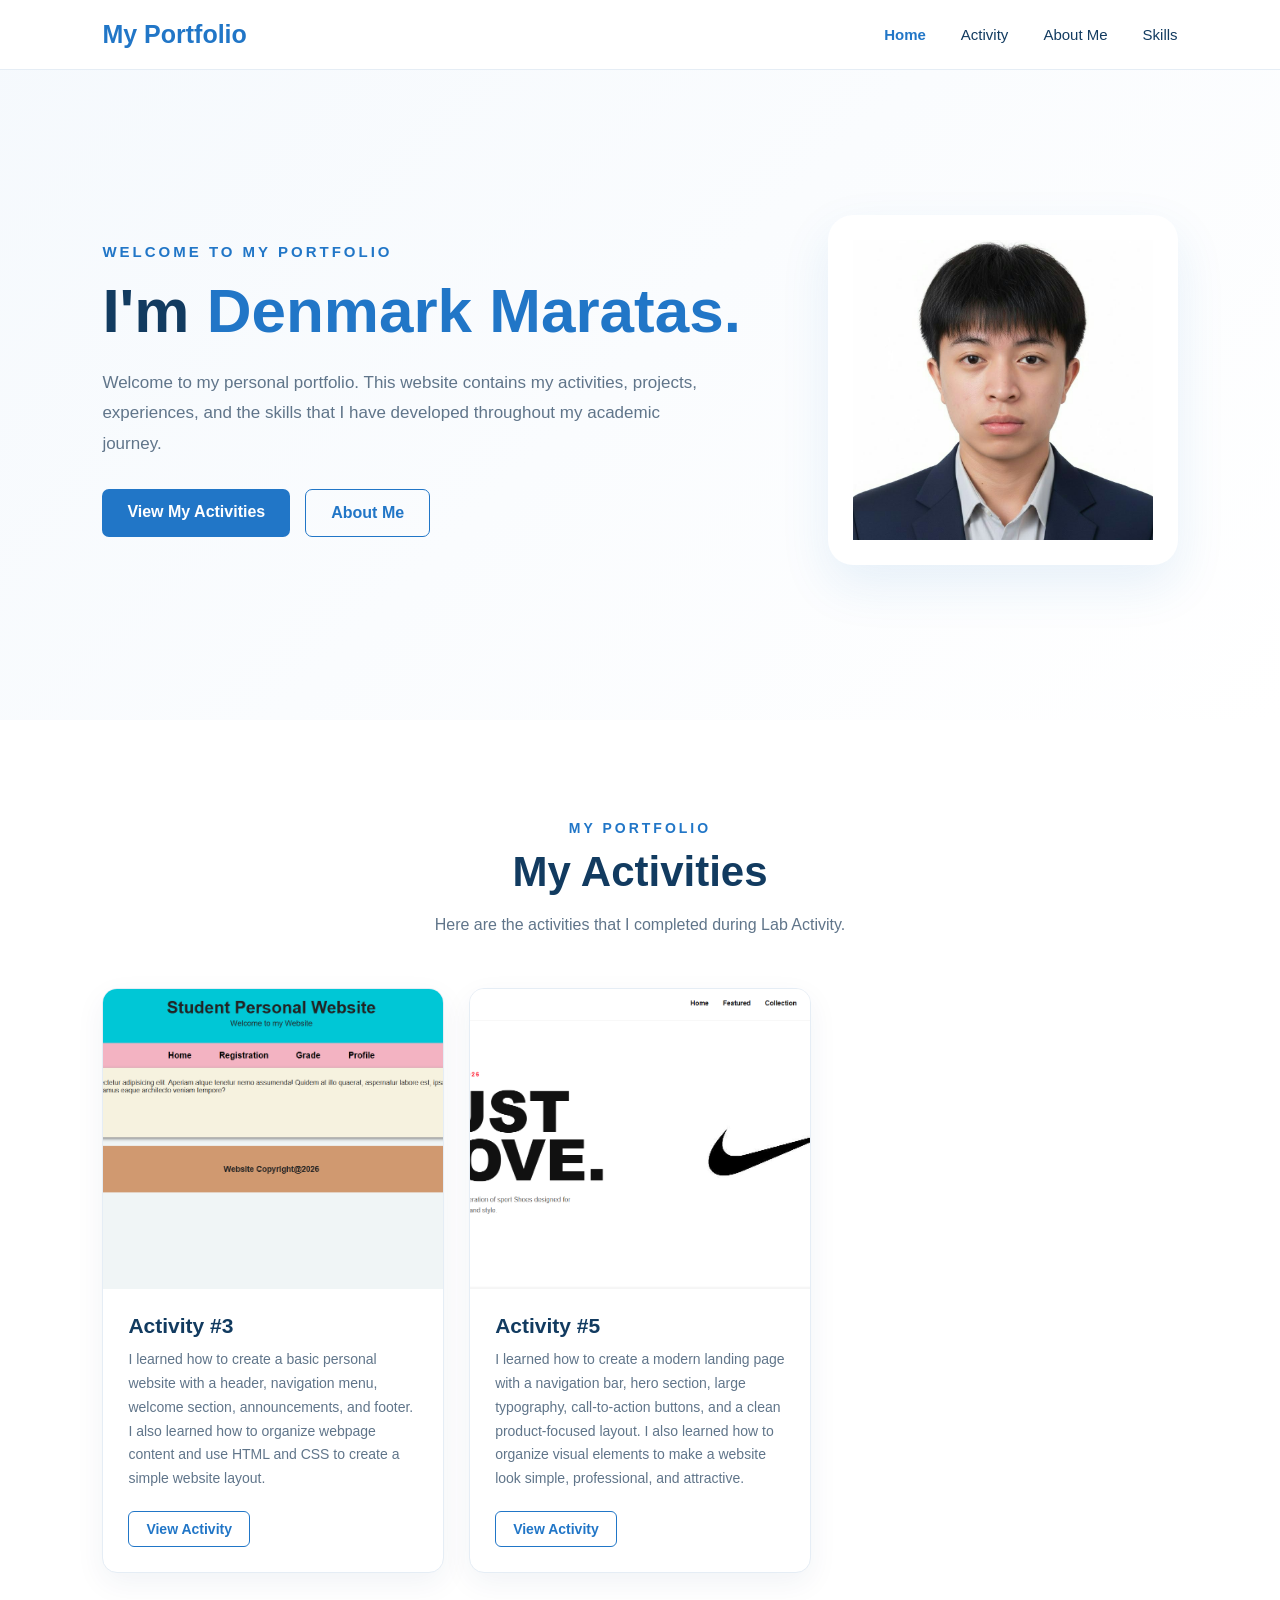
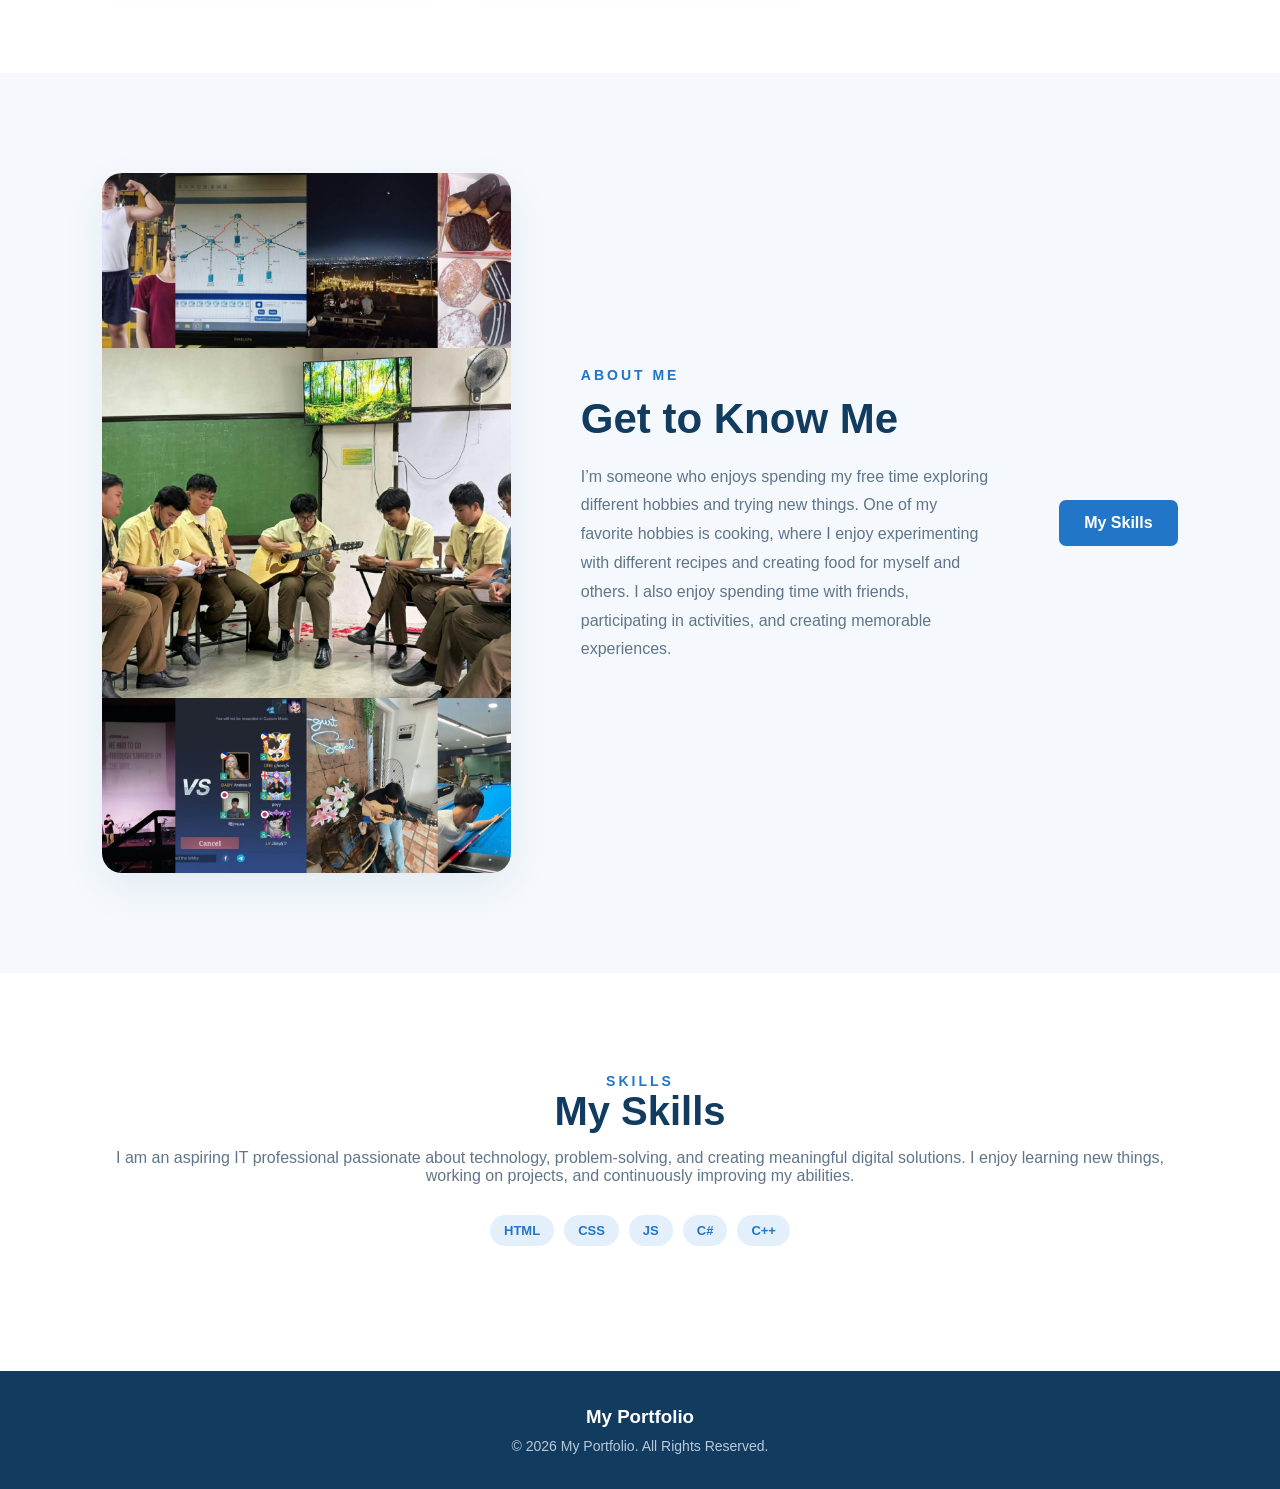
<file: index.html>
<!DOCTYPE html>
<html lang="en">
<head>
    <meta charset="UTF-8">
    <meta name="viewport" content="width=device-width, initial-scale=1.0">
    <title>Maratas_Portfolio</title>
    <link rel="stylesheet" href="style.css">
</head>
<body>

    <nav class="navbar">

    <div class="logo">
        My Portfolio
    </div>

    <div class="nav-links">

        <a href="#home" class="active">
            Home
        </a>

        <a href="#activities">
            Activity
        </a>

        <a href="#about">
            About Me
        </a>

        <a href="#skills">
            Skills
        </a>

    </div>

</nav>



<section class="hero" id="home">

    <div class="hero-content">

        <div class="hero-small-title">
            Welcome to my Portfolio
        </div>

        <h1>
            I'm
            <span>Denmark Maratas.</span>
        </h1>

        <p class="hero-description">
            Welcome to my personal portfolio. This website
            contains my activities, projects, experiences,
            and the skills that I have developed throughout
            my academic journey.
        </p>

        <div class="hero-buttons">

            <a href="#activities"
               class="btn-primary">

                View My Activities

            </a>

            <a href="#about"
               class="btn-outline">

                About Me

            </a>

        </div>

    </div>


    <div class="hero-image">


        <div class="image-placeholder">
            <img src="pfp.jpg">
        </div>

    </div>

</section>


<section class="activity-section"
         id="activities">

    <div class="section-header">

        <div class="section-label">
            My Portfolio
        </div>

        <h2>
            My Activities
        </h2>

        <p>
            Here are the activities that I completed during Lab Activity.
        </p>

    </div>


    <div class="activity-grid">


        <!-- ACTIVITY 1 -->

        <div class="activity-card">

            <div class="activity-image">

                <img
                    src="act1.png"
                    alt="Activity 1">

            </div>

            <div class="activity-content">

                

                <h3>
                    Activity #3
                </h3>

                <p>
                    I learned how to create a basic personal website with a header, navigation menu, welcome section, announcements, and footer. I also learned how to organize webpage content and use HTML and CSS to create a simple website layout.
                </p>

                <a href="Activity.html"
                   class="view-button" target="_blank">

                    View Activity

                </a>

            </div>

        </div>



        <!-- ACTIVITY 2 -->

        <div class="activity-card">

            <div class="activity-image">

                <img
                    src="awdwd.png"
                    alt="Activity 2">

            </div>

            <div class="activity-content">


                <h3>
                    Activity #5
                </h3>

                <p>
                    I learned how to create a modern landing page with a navigation bar, hero section, large typography, call-to-action buttons, and a clean product-focused layout. I also learned how to organize visual elements to make a website look simple, professional, and attractive.
                </p>

                <a href="Nike.html"
                   class="view-button" target="_blank">

                    View Activity

                </a>

            </div>

        </div>



        

</section>




<section class="about-section"
         id="about">

    <div class="about-image">


        <img class="about-image-container"
            src="aboutme.jpg"
            alt="About Me">

    </div>


    <div class="about-content">

        <div class="section-label">
            About Me
        </div>

        <h2>
            Get to Know Me
        </h2>

        <p>
            I’m someone who enjoys spending my free time exploring different hobbies and trying new things. One of my favorite hobbies is cooking, where I enjoy experimenting with different recipes and creating food for myself and others. I also enjoy spending time with friends, participating in activities, and creating memorable experiences.
        </p>



        

        </div>

        <a href="#skills"
           class="btn-primary">

            My Skills

        </a>

    </div>

</section>



<section class="contact-section"
         id="skills">

    <div class="section-label">
        Skills
    </div>

    <h2>
        My Skills
    </h2>

    <p>
        I am an aspiring IT professional passionate about technology, problem-solving, and creating meaningful digital solutions. I enjoy learning new things, working on projects, and continuously improving my abilities.
    </p>

    <div class="skills">

            <span class="skill">
                HTML
            </span>

            <span class="skill">
                CSS
            </span>

            <span class="skill">
                JS
            </span>

            <span class="skill">
                C#
            </span>

            <span class="skill">
                C++
            </span>

</section>


<footer>

    <h3>
        My Portfolio
    </h3>

    <p>
        © 2026 My Portfolio. All Rights Reserved.
    </p>

</footer>
    
</body>
</html>
</file>
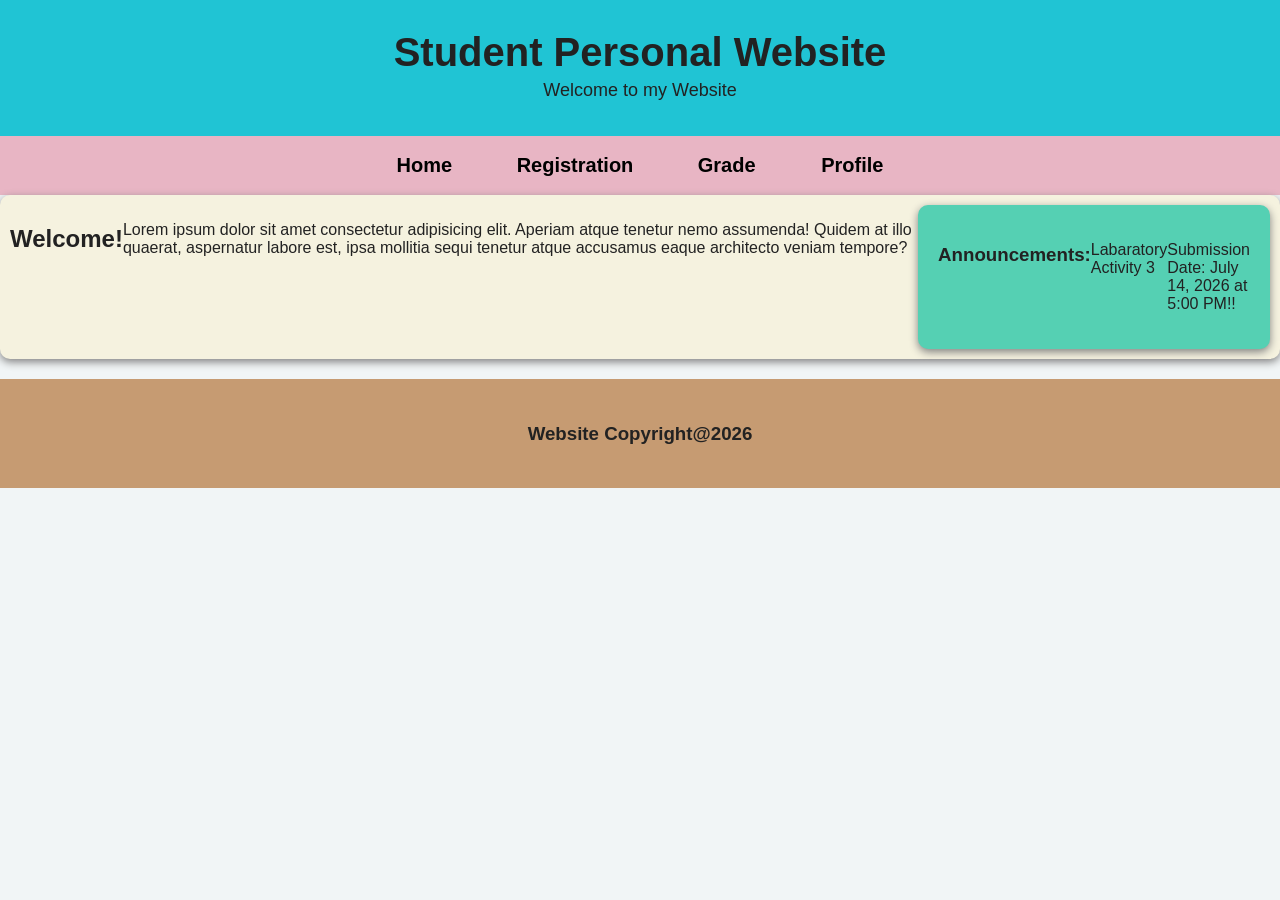
<file: Activity.html>
<!DOCTYPE html>
<html lang="en">
<head>
    <meta charset="UTF-8">
    <meta name="viewport" content="width=device-width, initial-scale=1.0">
    <title>Home</title>
    <link rel="stylesheet" href="Activity.css">
</head>
<body>
    
    <header>
        <h1>Student Personal Website</h1>
        <p>Welcome to my Website</p>
    </header>

    <nav>
        <a href="Activity.html">Home</a>
        <a href="Practice.html">Registration</a>
        <a href="actpart2.html">Grade </a>
        <a href="profile.html">Profile</a>
    </nav>


    <section >
        <h1>Welcome!</h1>
        <p>Lorem ipsum dolor sit amet consectetur adipisicing elit. Aperiam atque tenetur nemo assumenda! Quidem at illo quaerat, aspernatur labore est, ipsa mollitia sequi tenetur atque accusamus eaque architecto veniam tempore?</p>
    

    <aside>
        <h3>Announcements: </h3>
        <p>Labaratory Activity 3</p>
        <p>Submission Date: July 14, 2026 at 5:00 PM!!</p>
    </aside>
    </section>


    <footer>
        <h3>Website Copyright@2026</h3>
    </footer>
</body>
</html>
</file>
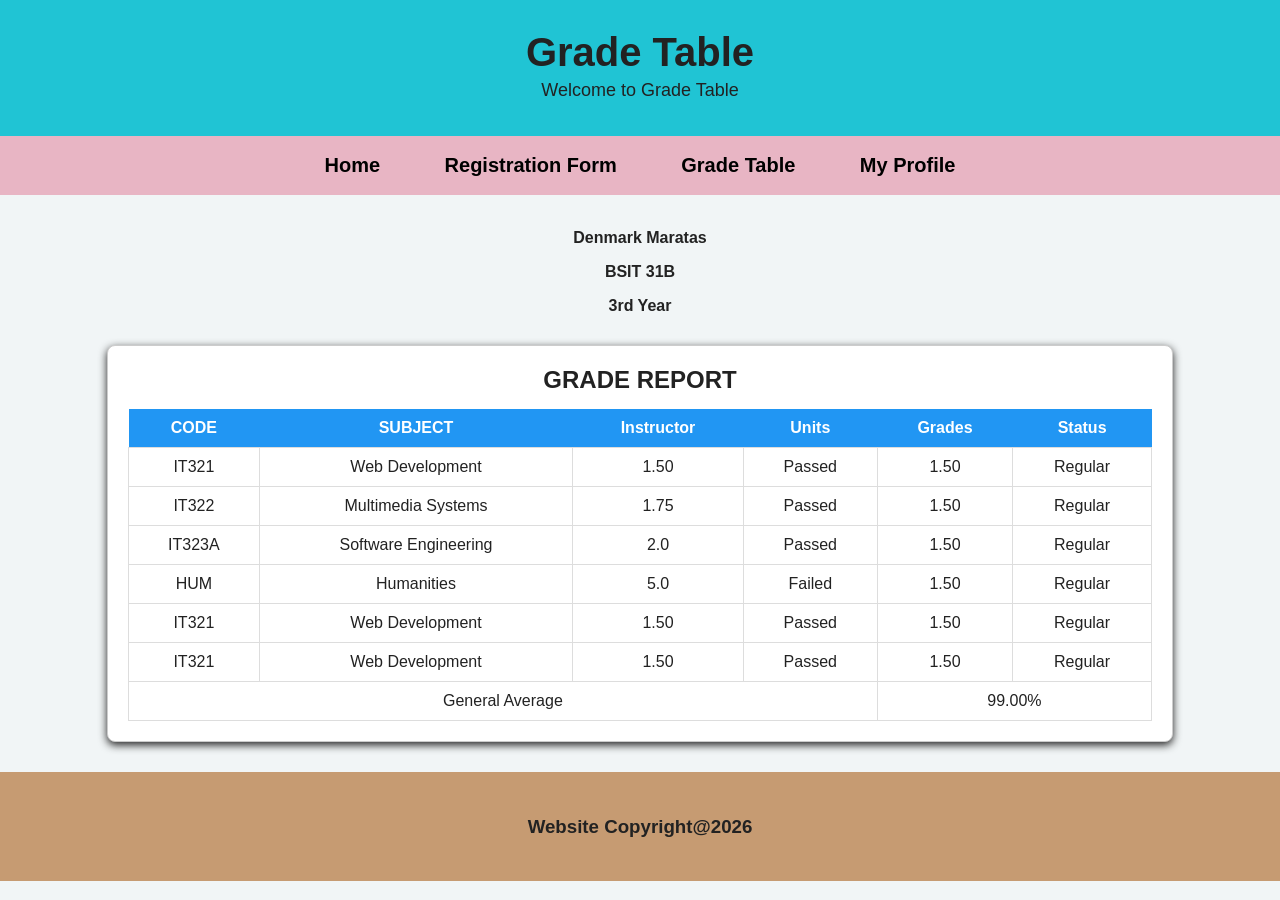
<file: actpart2.html>
<!DOCTYPE html>
<html lang="en">
<head>
    <meta charset="UTF-8">
    <meta name="viewport" content="width=device-width, initial-scale=1.0">
    <title>Grade Table</title>
    <link rel="stylesheet" href="actpart2.css">
</head>
<body>
    <header>
        <h1>Grade Table</h1>
        <p>Welcome to Grade Table</p>
    </header>

    <nav>
        <a href="Activity.html">Home</a>
        <a href="Practice.html">Registration Form</a>
        <a href="actpart2.html">Grade Table</a>
        <a href="profile.html">My Profile</a>
    </nav>

    <br>
    <form>
    <p>Denmark Maratas</p>
    <p>BSIT 31B</p>
    <p></p>3rd Year</p>
    </form>

<div>
    <table>

<caption>GRADE REPORT</caption>

<tr>
<th>CODE</th>
<th>SUBJECT</th>
<th>Instructor</th>
<th>Units</th>
<th>Grades</th>
<th>Status</th>
</tr>

<tr>
<td>IT321</td>
<td>Web Development</td>
<td>1.50</td>
<td>Passed</td>
<td>1.50</td>
<td>Regular</td>
</tr>

<tr>
<td>IT322</td>
<td>Multimedia Systems</td>
<td>1.75</td>
<td>Passed</td>
<td>1.50</td>
<td>Regular</td>
</tr>

<tr>
<td>IT323A</td>
<td>Software Engineering</td>
<td>2.0</td>
<td>Passed</td>
<td>1.50</td>
<td>Regular</td>
</tr>

<tr>
<td>HUM</td>
<td>Humanities</td>
<td>5.0</td>
<td>Failed</td>
<td>1.50</td>
<td>Regular</td>
</tr>

<tr>
<td>IT321</td>
<td>Web Development</td>
<td>1.50</td>
<td>Passed</td>
<td>1.50</td>
<td>Regular</td>
</tr>

<tr>
<td>IT321</td>
<td>Web Development</td>
<td>1.50</td>
<td>Passed</td>
<td>1.50</td>
<td>Regular</td>
</tr>

<tr>
<td colspan="4">General Average</td>
<td colspan="2">99.00%</td>
</tr>

    </table>
</div>

    <footer>
        <h3>Website Copyright@2026</h3>
    </footer>


</body>
</html>
</file>
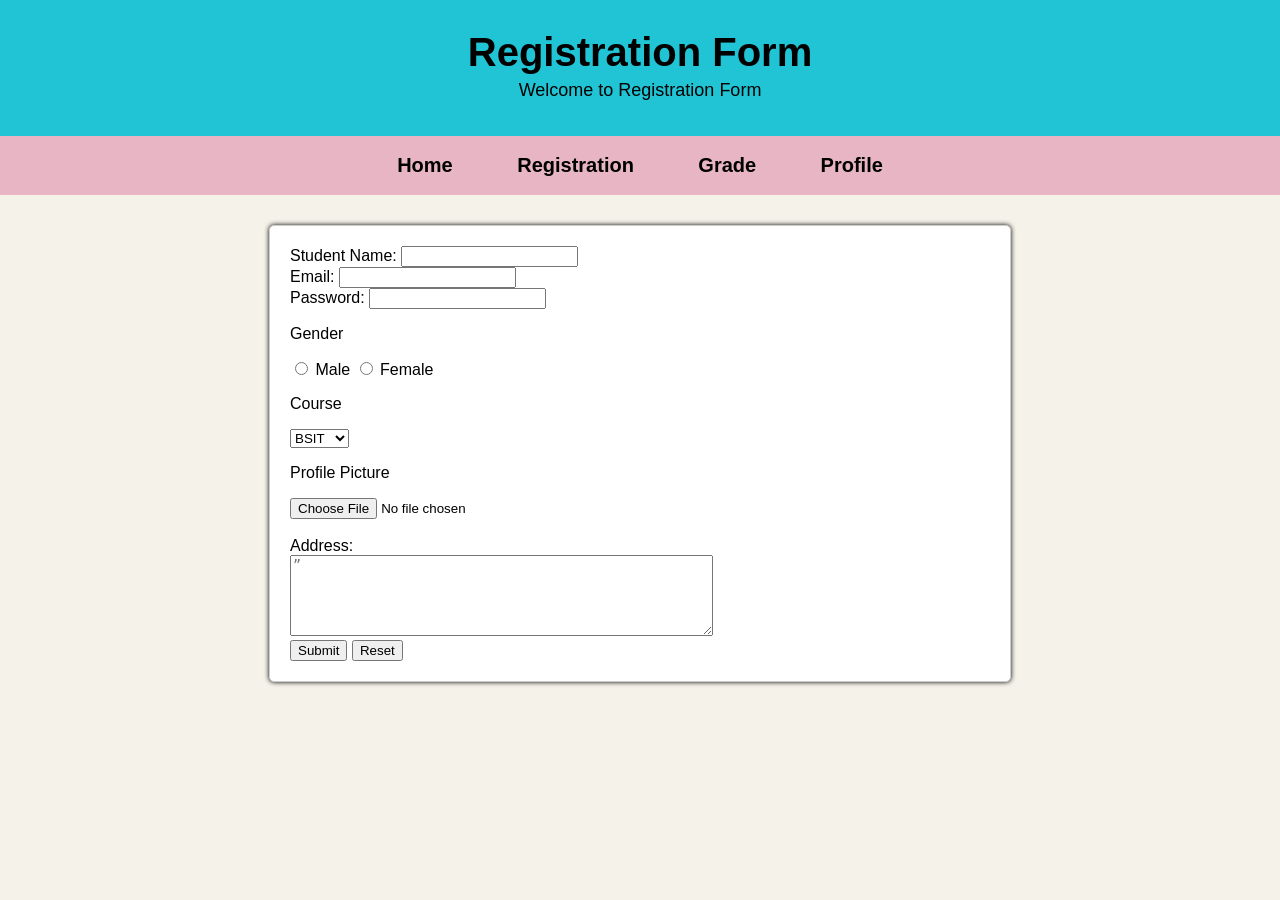
<file: Practice.html>
<!DOCTYPE html>
<html lang="en">
<head>
    <meta charset="UTF-8">
    <meta name="viewport" content="width=device-width, initial-scale=1.0">
    <title>Registration Form</title>
    <link rel="stylesheet" href="Practice.css">
</head>
<body>

<header>
    <h1>Registration Form</h1>
    <p>Welcome to Registration Form</p>
</header>

<nav>
        <a href="Activity.html">Home</a>
        <a href="Practice.html">Registration</a>
        <a href="actpart2.html">Grade</a>
        <a href="profile.html">Profile</a>
</nav>

<div >
Student Name:  <input type="text" name="Student_Name" />
<br>
Email:  <input type="text" name="Email" />
<br>
Password:  <input type="text" name="Password" />

<p>Gender</p>
<input type="radio" name="Gender" value="maths"> Male
<input type="radio" name="Gender" value="physics"> Female



<br>

<p>Course</p>
<select name="dropdown">
<option value="BSIT" selected>BSIT</option>
<option value="BSCS">BSCS</option>
</select>


<br>


    <p>Profile Picture</p>
<input type="file" name="fileupload" accept="image/*" />

<br>




<br>

Address: <br />
<textarea rows="5" cols="50" name="description" placeholder=” Enter description here...”></textarea>

<br>

<input type="submit" name="submit" value="Submit"/>
<input type="reset" name="reset"  value="Reset" />

</div>



</body>
</html>
</file>
<file: style.css>
* {
            margin: 0;
            padding: 0;
            box-sizing: border-box;
            font-family: Arial, Helvetica, sans-serif;
        }

        html {
            scroll-behavior: smooth;
        }

        body {
            background: #f5f9fd;
            color: #123b60;
        }

        a {
            text-decoration: none;
        }


        

        .navbar {
            width: 100%;
            height: 70px;

            background: #ffffff;

            display: flex;
            align-items: center;
            justify-content: space-between;

            padding: 0 8%;

            position: fixed;
            top: 0;
            left: 0;

            z-index: 1000;

            border-bottom: 1px solid #e5edf5;
        }

        .logo {
            font-size: 25px;
            font-weight: bold;
            color: #2176c7;
        }

        .nav-links {
            display: flex;
            align-items: center;
            gap: 35px;
        }

        .nav-links a {
            color: #123b60;
            font-size: 15px;
            transition: 0.3s;
        }

        .nav-links a:hover {
            color: #2176c7;
        }

        .nav-links .active {
            color: #2176c7;
            font-weight: bold;
        }


        

        .hero {
            min-height: 720px;

            padding: 140px 8% 80px;

            display: flex;
            align-items: center;
            justify-content: space-between;

            gap: 70px;

            background: linear-gradient(
                135deg,
                #f5f9fd,
                #ffffff
            );
        }

        .hero-content {
            max-width: 650px;
        }

        .hero-small-title {
            color: #2176c7;

            font-size: 15px;
            font-weight: bold;

            letter-spacing: 3px;

            text-transform: uppercase;

            margin-bottom: 18px;
        }

        .hero h1 {
            font-size: 62px;

            line-height: 1.05;

            color: #123b60;

            margin-bottom: 25px;
        }

        .hero h1 span {
            color: #2176c7;
        }

        .hero-description {
            max-width: 600px;

            font-size: 17px;

            line-height: 1.8;

            color: #60758a;

            margin-bottom: 30px;
        }

        .hero-buttons {
            display: flex;
            gap: 15px;
        }

        .btn-primary {
            display: inline-block;

            padding: 14px 25px;

            background: #2176c7;

            color: white;

            border-radius: 7px;

            font-weight: bold;

            transition: 0.3s;
        }

        .btn-primary:hover {
            background: #155895;

            transform: translateY(-2px);
        }

        .btn-outline {
            display: inline-block;

            padding: 14px 25px;

            border: 1px solid #2176c7;

            color: #2176c7;

            border-radius: 7px;

            font-weight: bold;

            transition: 0.3s;
        }

        .btn-outline:hover {
            background: #2176c7;
            color: white;
        }


        

        .hero-image {
            width: 350px;
            height: 350px;

            background: white;

            border-radius: 25px;

            display: flex;
            align-items: center;
            justify-content: center;

            box-shadow:
                0 20px 50px rgba(33, 118, 199, 0.10);

            overflow: hidden;
        }

        .hero-image img {
            width: 100%;
            height: 100%;

            object-fit: cover;
        }

        .image-placeholder {
            width: 300px;
            height: 300px;

            border-radius: 50%;

            background: #dcecfb;

            display: flex;
            align-items: center;
            justify-content: center;

            color: #2176c7;

            font-size: 75px;
        }


       

        .activity-section {
            padding: 100px 8%;

            background: #ffffff;
        }

        .section-header {
            text-align: center;

            max-width: 650px;

            margin: 0 auto 50px;
        }

        .section-label {
            color: #2176c7;

            font-size: 14px;

            font-weight: bold;

            letter-spacing: 3px;

            text-transform: uppercase;
        }

        .section-header h2 {
            font-size: 42px;

            color: #123b60;

            margin: 12px 0 15px;
        }

        .section-header p {
            color: #60758a;

            line-height: 1.7;

            font-size: 16px;
        }


        

        .activity-grid {
            display: grid;

            grid-template-columns:
                repeat(3, 1fr);

            gap: 25px;
        }


        

        .activity-card {
            background: #ffffff;

            border: 1px solid #e5edf5;

            border-radius: 15px;

            overflow: hidden;

            transition: 0.3s;

            box-shadow:
                0 10px 30px rgba(18, 59, 96, 0.06);
        }

        .activity-card:hover {
            transform: translateY(-8px);

            box-shadow:
                0 20px 40px rgba(18, 59, 96, 0.12);
        }

        .activity-image {
            width: 100%;
            height: 300px;

            background: #e7f1fa;

            overflow: hidden;
        }

        .activity-image img {
            width: 100%;
            height: 100%;

            object-fit: cover;

            transition: 0.4s;
        }

        .activity-card:hover
        .activity-image img {
            transform: scale(1.05);
        }

        .activity-content {
            padding: 25px;
        }

        .activity-number {
            color: #2176c7;

            font-size: 13px;

            font-weight: bold;

            margin-bottom: 8px;
        }

        .activity-content h3 {
            font-size: 21px;

            color: #123b60;

            margin-bottom: 10px;
        }

        .activity-content p {
            color: #60758a;

            font-size: 14px;

            line-height: 1.7;

            margin-bottom: 20px;
        }

        .view-button {
            display: inline-block;

            color: #2176c7;

            font-size: 14px;

            font-weight: bold;

            border: 1px solid #2176c7;

            padding: 9px 17px;

            border-radius: 6px;

            transition: 0.3s;
        }

        .view-button:hover {
            background: #2176c7;

            color: white;
        }


        

        .about-section {
            padding: 100px 8%;

            background: #f5f9fd;

            display: flex;

            align-items: center;

            gap: 70px;
        }

        .about-image {
            flex: 1;

            height: 700px;

            background: white;

            border-radius: 20px;

            overflow: hidden;

            box-shadow:
                0 15px 40px rgba(18, 59, 96, 0.08);
        }

        .about-image img {
            width: 100%;
            height: 100%;

            object-fit: cover;
        }

        .about-content {
            flex: 1;
        }

        .about-content h2 {
            font-size: 42px;

            color: #123b60;

            margin: 12px 0 20px;
        }

        .about-content p {
            color: #60758a;

            line-height: 1.8;

            margin-bottom: 15px;
        }


        

        .skills {
            display: flex;

            justify-content: center;

            flex-wrap: wrap;

            gap: 10px;

            margin-top: 25px;

            margin-bottom: 25px;
        }

        .skill {
            background: #e3f0fc;

            color: #2176c7;

            padding: 8px 14px;

            border-radius: 20px;

            font-size: 13px;

            font-weight: bold;
        }


        

        .contact-section {
            padding: 100px 8%;

            text-align: center;

            background: #ffffff;
        }

        .contact-section h2 {
            font-size: 40px;

            color: #123b60;

            margin-bottom: 15px;
        }

        .contact-section p {
            color: #60758a;

            margin-bottom: 30px;
        }


        

        footer {
            background: #123b60;

            color: white;

            padding: 35px 8%;

            text-align: center;
        }

        footer h3 {
            margin-bottom: 10px;
        }

        footer p {
            color: #b8c9d8;

            font-size: 14px;
        }


        

        @media (max-width: 1000px) {

            .hero {
                flex-direction: column;

                text-align: center;

                padding-top: 130px;
            }

            .hero-buttons {
                justify-content: center;
            }

            .hero-image {
                width: 100%;
                max-width: 430px;
            }

            .activity-grid {
                grid-template-columns:
                    repeat(2, 1fr);
            }

            .about-section {
                flex-direction: column;
            }

            .about-image,
            .about-content {
                width: 100%;
            }
        }


        @media (max-width: 650px) {

            .navbar {
                padding: 0 5%;
            }

            .nav-links {
                gap: 15px;
            }

            .nav-links a {
                font-size: 12px;
            }

            .hero {
                padding-left: 5%;
                padding-right: 5%;
            }

            .hero h1 {
                font-size: 42px;
            }

            .hero-description {
                font-size: 15px;
            }

            .hero-buttons {
                flex-direction: column;
            }

            .hero-buttons a {
                width: 100%;
            }

            .activity-section,
            .about-section,
            .contact-section {
                padding-left: 5%;
                padding-right: 5%;
            }

            .activity-grid {
                grid-template-columns: 1fr;
            }

            .section-header h2 {
                font-size: 32px;
            }

            .about-content h2 {
                font-size: 32px;
            }
        }
</file>
<file: Activity.css>
body {
    margin: 0;
    font-family: Arial, sans-serif;
    background-color: #f1f5f6;
    color: #222;
}

header {
    background-color: #20c4d4;
    text-align: center;
    padding: 30px;
}

header h1 {
    margin: 0;
    font-size: 40px;
}

header p {
    margin: 5px;
    font-size: 18px;
}

nav {
    background-color: #e8b5c4;
    text-align: center;
    padding: 18px;
}

nav a {
    color: black;
    text-decoration: none;
    font-weight: bold;
    font-size: 20px;
    margin: 0 30px;
}

nav a :hover {
    color: white;
}

main {
    display: flex;
    justify-content: space-between;
    align-items: flex-start;
    gap: 20px;
    padding: 25px;
}

section {
    display: flex;
    flex: 4;
    background-color: #f5f2df;
    padding: 10px;
    border-radius: 10px;
    box-shadow: 0 3px 8px gray;
}

section h2 {
    margin-top: 0;
}

aside {
    display: flex;
    flex: 1;
    background-color: #55d0b3;
    padding: 20px;
    border-radius: 10px;
    box-shadow: 0 3px 8px gray;
}

aside h2 {
    margin-top: 20px;
}

footer {
    background-color: #c69b72;
    text-align: center;
    padding: 25px;
    margin-top: 20px;
}
</file>
<file: actpart2.css>
body {
    margin: 0;
    font-family: Arial, sans-serif;
    background-color: #f1f5f6;
    color: #222;
}

header {
    background-color: #20c4d4;
    text-align: center;
    padding: 30px;
}

header h1 {
    margin: 0;
    font-size: 40px;
}

header p {
    margin: 5px;
    font-size: 18px;
}

nav {
    background-color: #e8b5c4;
    text-align: center;
    padding: 18px;
}

nav a {
    color: black;
    text-decoration: none;
    font-weight: bold;
    font-size: 20px;
    margin: 0 30px;
}

nav a :hover {
    color: white;
}

div {
    width: 80%;
    margin: 30px auto;
    background: white;
    border: 1px solid #ccc;
    border-radius: 8px;
    padding: 20px;
    box-shadow: 0 3px 8px;
}

table {
    width: 100%;
    border-collapse: collapse;
}

th {
    background: #2196f3;
    color: white;
    padding: 10px;
}

td {
    border: 1px solid #ddd;
    padding: 10px;
    text-align: center;
}

caption {
    font-size: 24px;
    font-weight: bold;
    margin-bottom: 15px;
}

footer {
    background-color: #c69b72;
    text-align: center;
    padding: 25px;
    margin-top: 20px;
}

form {
    text-align: center;
    font-weight: bold;
}
</file>
<file: Practice.css>
body {
    margin: 0;
    font-family: Arial, sans-serif;
    background-color: #f5f2e9;
}

div {
    width: 700px;
    margin: 30px auto;
    background: white;
    border: 1px solid #ccc;
    border-radius: 5px;
    padding: 20px;
    box-shadow: 0 0 5px;
}

header {
    background-color: #20c4d4;
    text-align: center;
    padding: 30px;
}

header h1 {
    margin: 0;
    font-size: 40px;
}

header p {
    margin: 5px;
    font-size: 18px;
}

nav {
    background-color: #e8b5c4;
    text-align: center;
    padding: 18px;
}

nav a {
    color: black;
    text-decoration: none;
    font-weight: bold;
    font-size: 20px;
    margin: 0 30px;
}

nav a :hover {
    color: white;
}
</file>
